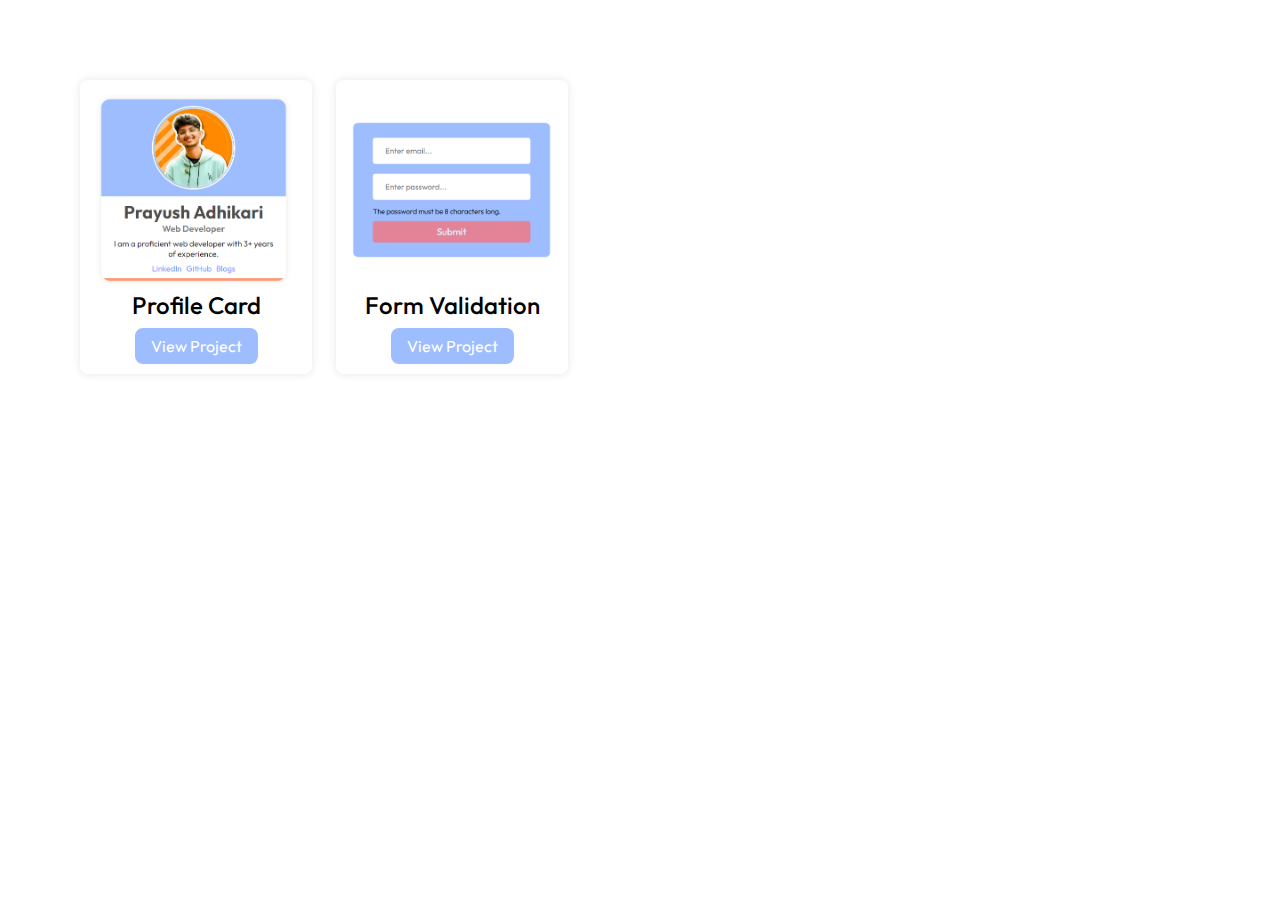
<file: index.html>
<!DOCTYPE html>
<html lang="en">

<head>
    <meta charset="UTF-8">
    <meta name="viewport" content="width=device-width, initial-scale=1.0">
    <title>CSS-Projects</title>
    <link rel="stylesheet" href="style.css">
</head>

<body>
    <div class="projects">
        <div class="project">
            <div class="image-container">
                <img src="projects/Card/image.png" alt="">
            </div>
            <h1>Profile Card</h1>
            <a href="projects/Card/card.html">View Project</a>
        </div>
        <div class="project">
            <div class="image-container">
                <img src="projects/Form Validation/image.png" alt="">
            </div>
            <h1>Form Validation</h1>
            <a href="projects/Form Validation/form-validation.html">View Project</a>
        </div>
    </div>
</body>

</html>
</file>
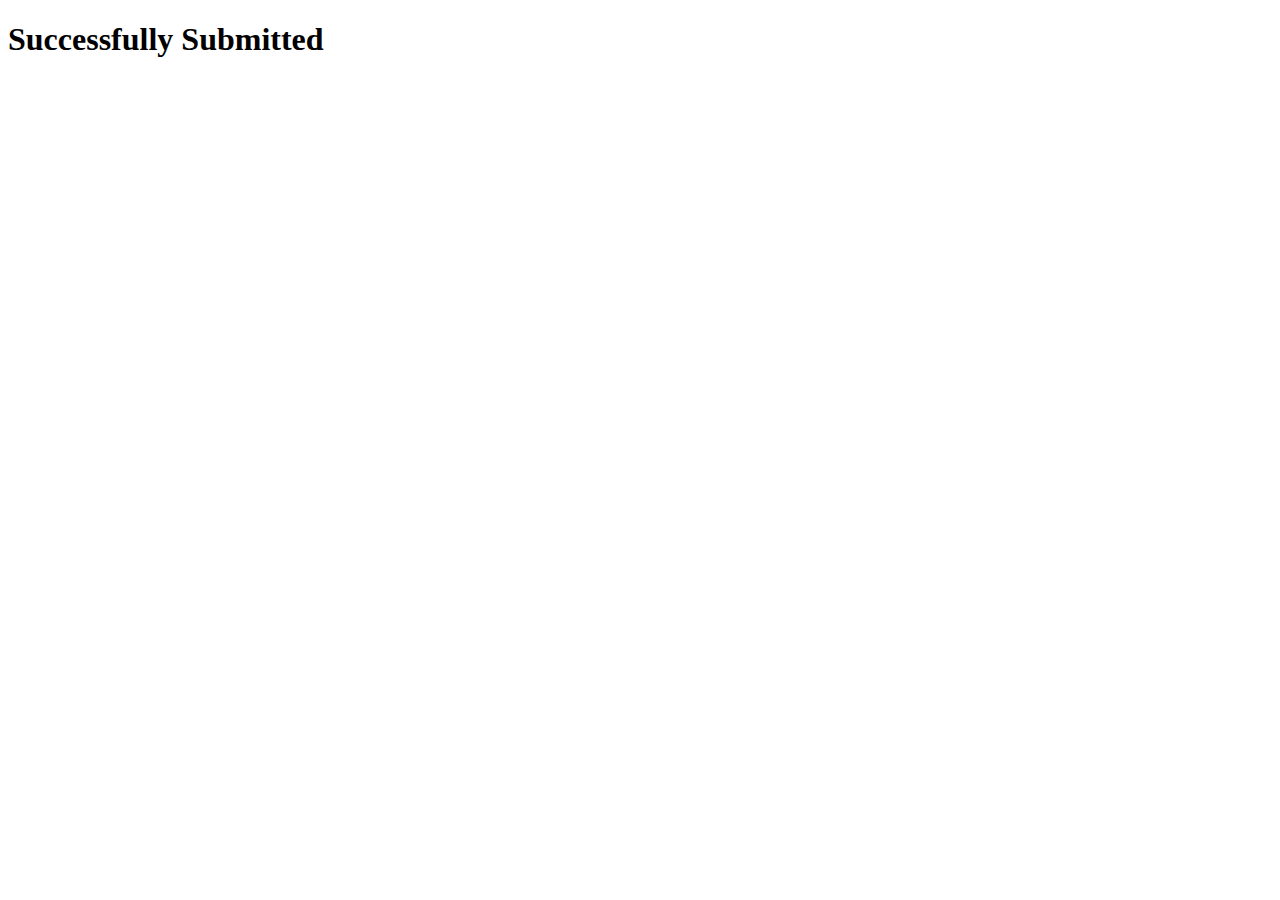
<file: projects/Form Validation/accepted.html>
<!DOCTYPE html>
<html lang="en">

<head>
    <meta charset="UTF-8">
    <meta name="viewport" content="width=device-width, initial-scale=1.0">
    <title>Form Validated</title>
</head>

<body>
    <h1>Successfully Submitted</h1>
</body>

</html>
</file>
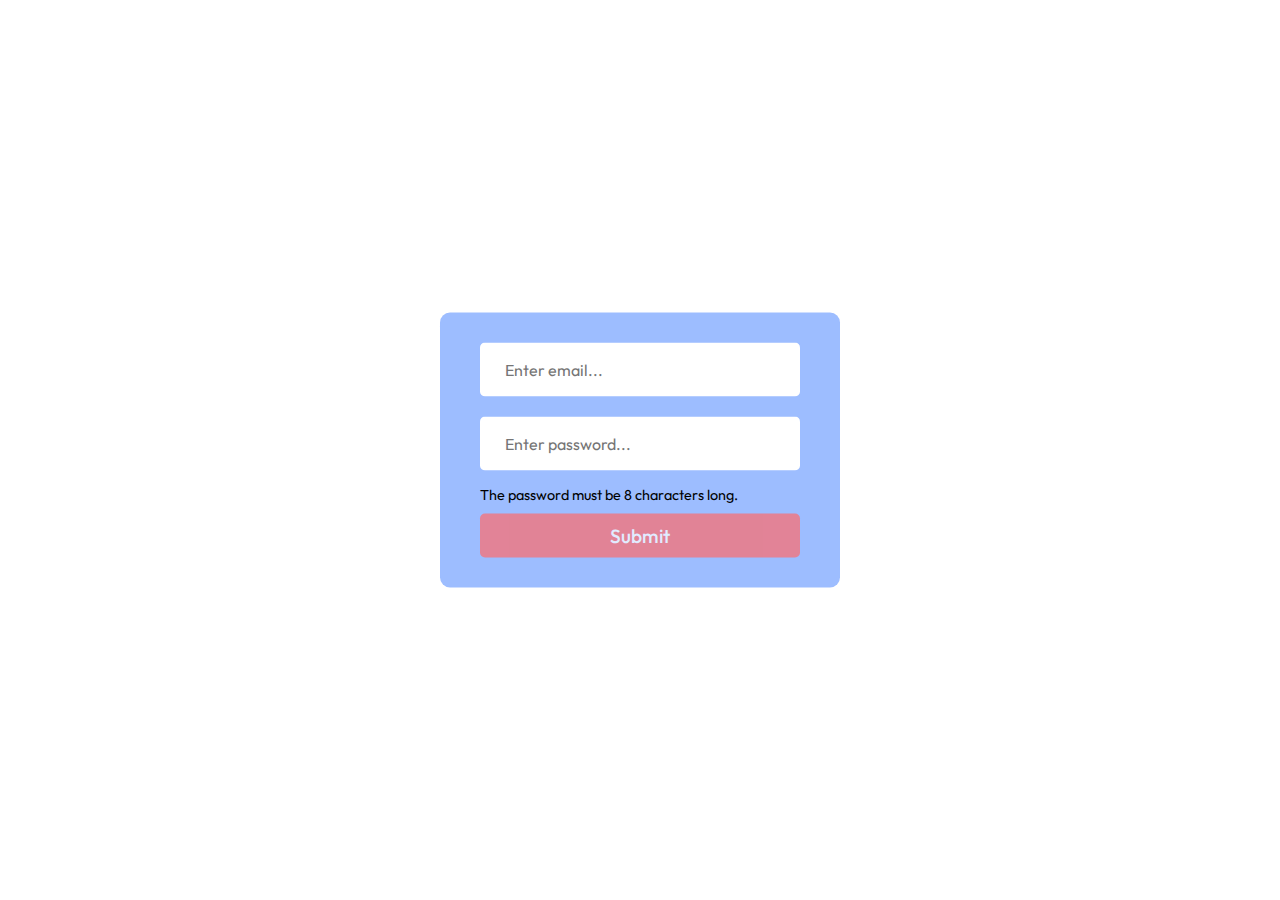
<file: projects/Form Validation/form-validation.html>
<!DOCTYPE html>
<html lang="en">

<head>
    <meta charset="UTF-8">
    <meta name="viewport" content="width=device-width, initial-scale=1.0">
    <title>Form-Validation</title>
    <link rel="stylesheet" href="form-validation.css">
    <link rel="stylesheet" href="https://cdnjs.cloudflare.com/ajax/libs/font-awesome/6.6.0/css/all.min.css"
        integrity="sha512-Kc323vGBEqzTmouAECnVceyQqyqdsSiqLQISBL29aUW4U/M7pSPA/gEUZQqv1cwx4OnYxTxve5UMg5GT6L4JJg=="
        crossorigin="anonymous" referrerpolicy="no-referrer" />
</head>

<body>
    <form action="accepted.html">
        <input type="email" placeholder="Enter email..." required>
        <input type="password" placeholder="Enter password..." minlength="8" required>
        <p>The password must be 8 characters long.</p>
        <button type="submit">Submit</button>
    </form>
</body>

</html>
</file>
<file: style.css>
@import url("https://fonts.googleapis.com/css2?family=Outfit:wght@100..900&display=swap");

* {
  margin: 0;
  padding: 0;
  box-sizing: border-box;
  font-family: "Outfit", sans-serif;
}

body,
html {
  height: 100%;
  width: 100%;
}

body {
  padding: 80px;
}

.projects {
  display: flex;
  flex-wrap: wrap;
  align-items: center;
  gap: 24px;
  width: 100%;
}

.project {
  display: flex;
  flex-direction: column;
  align-items: center;
  width: 100%;
  padding: 10px 16px;
  border-radius: 8px;
  width: fit-content;
  box-shadow: 0 0 10px rgba(0, 0, 0, 0.1);
}

.image-container {
  width: 100%;
  height: 100%;
  display: flex;
  justify-content: center;
  align-items: center;
}

img {
  width: 200px;
  height: 200px;
  object-fit: contain;
}

h1 {
  font-size: 1.5rem;
  margin-bottom: 8px;
  font-weight: 500;
}

a {
  text-decoration: none;
  background-color: #9dbdff;
  color: white;
  padding: 8px 16px;
  border-radius: 8px;
  transition: 0.3s all ease-in-out;
}

a:hover {
  background-color: #7aa6ff;
}
</file>
<file: projects/Form Validation/form-validation.css>
@import url("https://fonts.googleapis.com/css2?family=Outfit:wght@100..900&display=swap");

* {
  margin: 0;
  padding: 0;
  box-sizing: border-box;
  font-family: "Outfit", sans-serif;
}

body,
html {
  height: 100%;
  width: 100%;
}

form {
  position: absolute;
  top: 50%;
  left: 50%;
  transform: translate(-50%, -50%);

  display: flex;
  flex-direction: column;
  padding: 20px 40px;
  border-radius: 10px;
  background-color: #9dbdff;
  width: 400px;
}

p {
  margin-top: 5px;
  font-size: 0.9rem;
}

button {
  padding: 10px;
  margin: 10px 0;
  border-radius: 5px;
  border: none;
  background-color: #ff6b6b;
  cursor: pointer;
  font-size: 1.2rem;
  color: white;
  font-weight: 500;
}

button:hover {
  background-color: #ff8787;
}

input {
  padding: 16px 24px;
  font-size: 1rem;
  margin: 10px 0;
  border-radius: 5px;
  border: none;
  border: 1px solid transparent;
  outline: none;
}

input:invalid:not(:placeholder-shown) {
  border: 1px solid red;
}

input:invalid:not(:placeholder-shown) + p {
  color: red;
}

input:valid {
  border: 1px solid green;
}

input:invalid ~ button[type="submit"] {
  pointer-events: none;
  opacity: 0.7;
}
</file>
